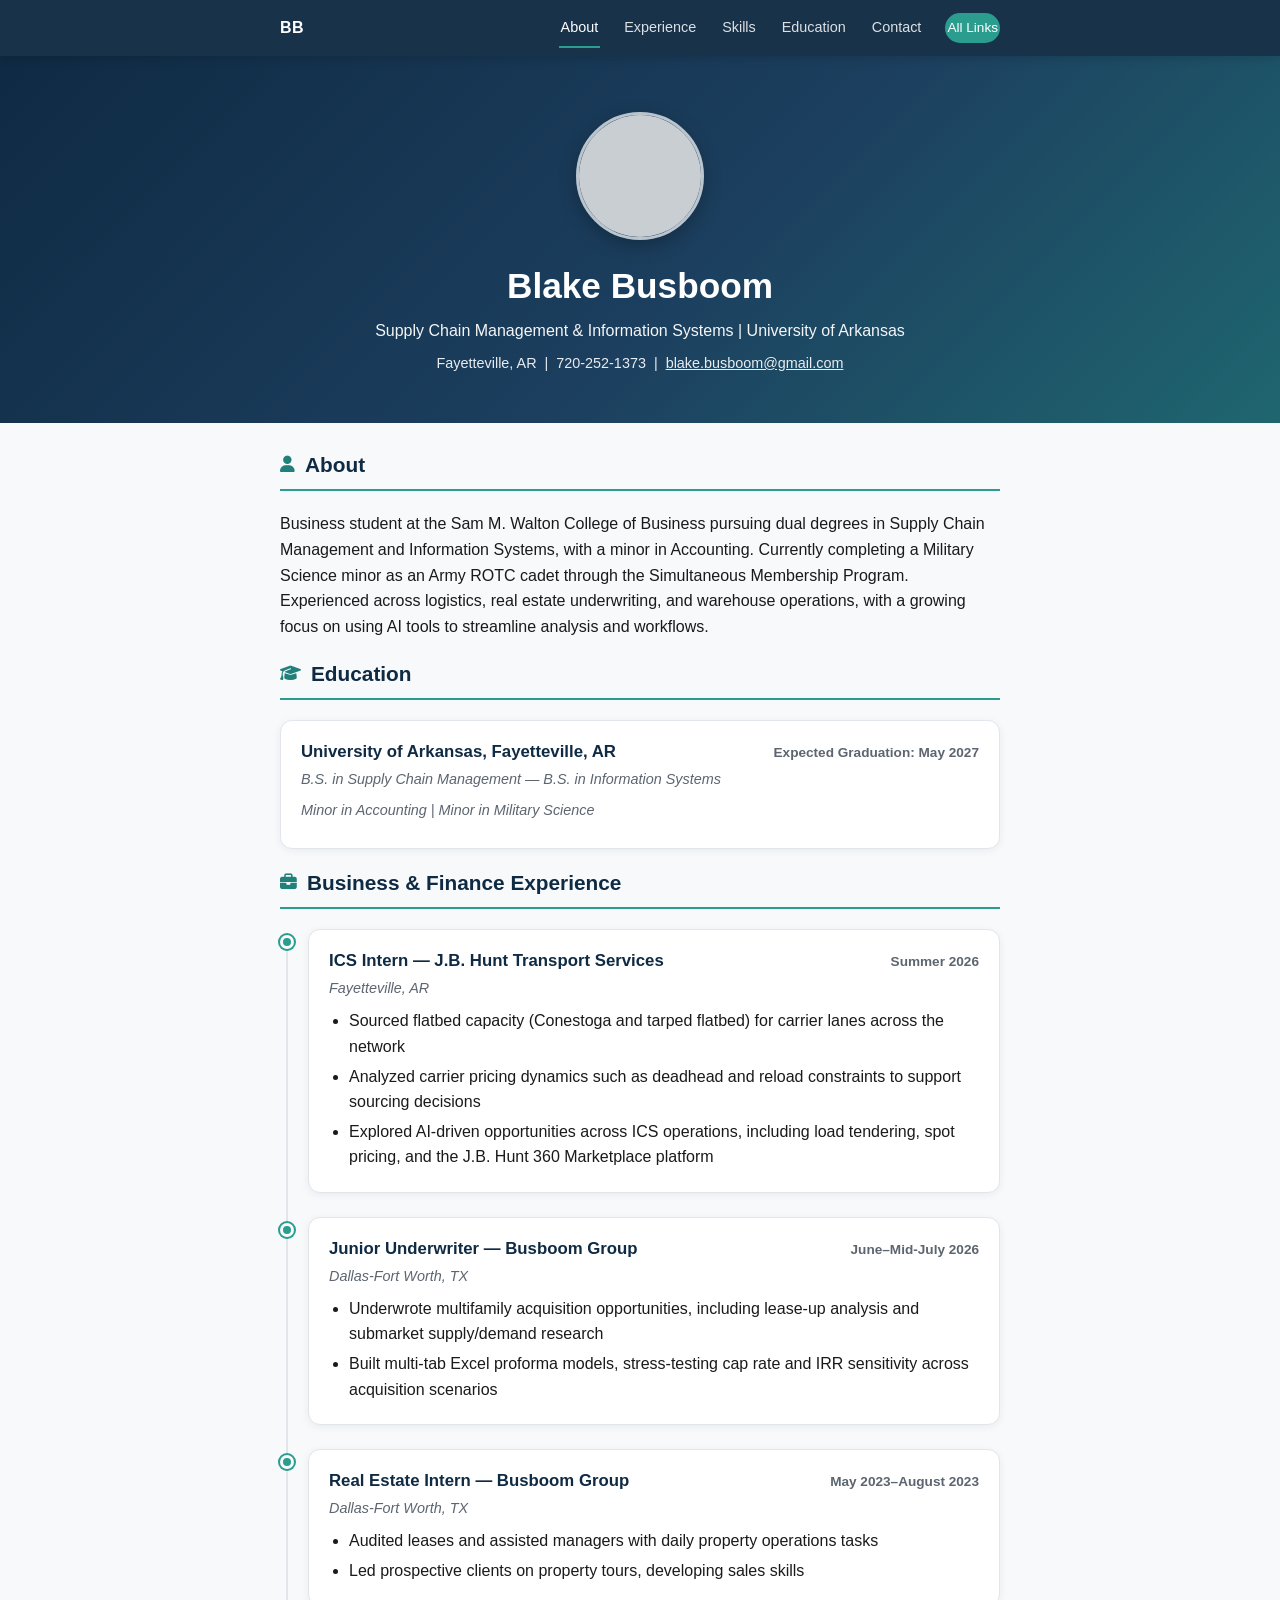
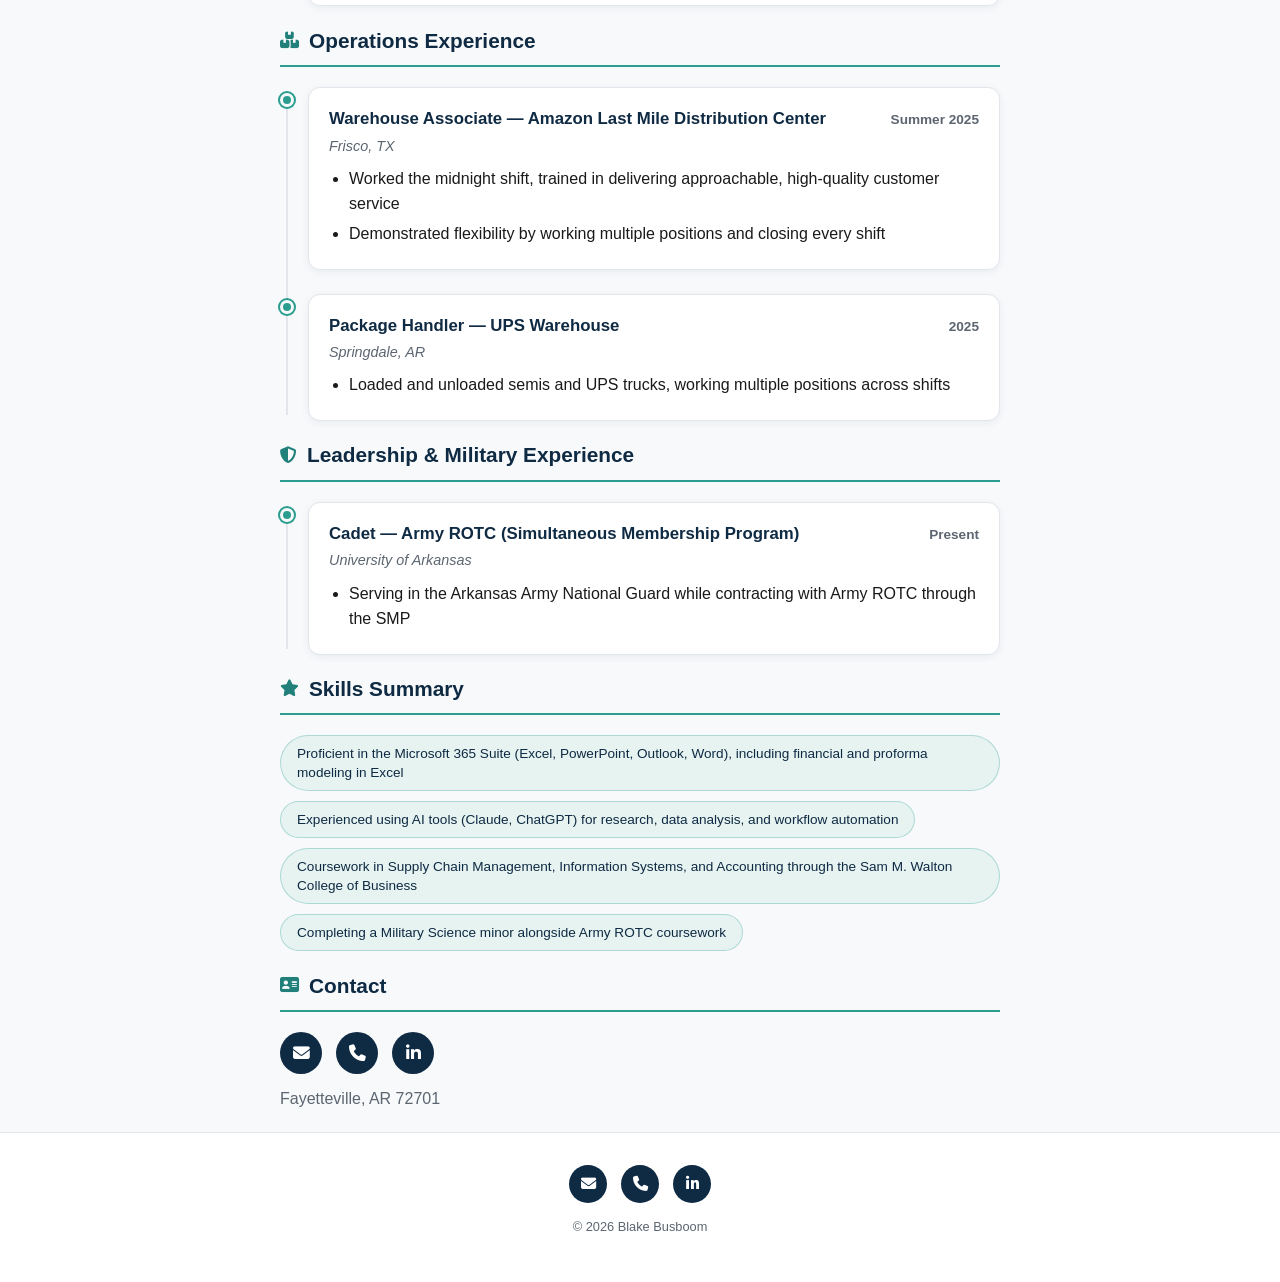
<file: index.html>
<!DOCTYPE html>
<html lang="en">
<head>
  <meta charset="UTF-8">
  <meta name="viewport" content="width=device-width, initial-scale=1.0">
  <title>Blake Busboom | Portfolio</title>
  <link rel="stylesheet" href="styles.css">
  <link rel="stylesheet" href="https://cdnjs.cloudflare.com/ajax/libs/font-awesome/6.5.2/css/all.min.css">
</head>
<body>

  <nav class="navbar" id="navbar">
    <div class="container nav-inner">
      <a class="nav-logo" href="#top">BB</a>
      <div class="nav-links">
        <a href="#about" data-nav-link>About</a>
        <a href="#experience" data-nav-link>Experience</a>
        <a href="#skills" data-nav-link>Skills</a>
        <a href="#education" data-nav-link>Education</a>
        <a href="#contact" data-nav-link>Contact</a>
        <a href="links.html" class="nav-cta">All Links</a>
      </div>
    </div>
  </nav>

  <header class="hero" id="top">
    <div class="container hero-inner">
      <img
        class="headshot"
        src="data:image/svg+xml,%3Csvg xmlns='http://www.w3.org/2000/svg' width='200' height='200'%3E%3Crect width='200' height='200' fill='%23c9ced3'/%3E%3C/svg%3E"
        alt="headshot">
      <h1>Blake Busboom</h1>
      <p class="tagline">Supply Chain Management &amp; Information Systems | University of Arkansas</p>
      <p class="contact">Fayetteville, AR &nbsp;|&nbsp; 720-252-1373 &nbsp;|&nbsp; <a href="mailto:blake.busboom@gmail.com">blake.busboom@gmail.com</a></p>
    </div>
  </header>

  <main>

    <section id="about" class="container reveal">
      <h2><i class="fa-solid fa-user"></i> About</h2>
      <p>
        Business student at the Sam M. Walton College of Business pursuing dual degrees in
        Supply Chain Management and Information Systems, with a minor in Accounting. Currently
        completing a Military Science minor as an Army ROTC cadet through the Simultaneous
        Membership Program. Experienced across logistics, real estate underwriting, and warehouse
        operations, with a growing focus on using AI tools to streamline analysis and workflows.
      </p>
    </section>

    <section id="education" class="container reveal">
      <h2><i class="fa-solid fa-graduation-cap"></i> Education</h2>
      <div class="entry-card">
        <div class="entry-header">
          <h3>University of Arkansas, Fayetteville, AR</h3>
          <span class="date">Expected Graduation: May 2027</span>
        </div>
        <p class="entry-subtitle">
          B.S. in Supply Chain Management &mdash; B.S. in Information Systems
        </p>
        <p class="entry-subtitle">Minor in Accounting | Minor in Military Science</p>
      </div>
    </section>

    <section id="experience" class="container reveal">
      <h2><i class="fa-solid fa-briefcase"></i> Business &amp; Finance Experience</h2>

      <div class="timeline">
        <div class="timeline-item">
          <span class="timeline-marker"></span>
          <div class="timeline-card">
            <div class="entry-header">
              <h3>ICS Intern &mdash; J.B. Hunt Transport Services</h3>
              <span class="date">Summer 2026</span>
            </div>
            <p class="entry-subtitle">Fayetteville, AR</p>
            <ul>
              <li>Sourced flatbed capacity (Conestoga and tarped flatbed) for carrier lanes across the network</li>
              <li>Analyzed carrier pricing dynamics such as deadhead and reload constraints to support sourcing decisions</li>
              <li>Explored AI-driven opportunities across ICS operations, including load tendering, spot pricing, and the J.B. Hunt 360 Marketplace platform</li>
            </ul>
          </div>
        </div>

        <div class="timeline-item">
          <span class="timeline-marker"></span>
          <div class="timeline-card">
            <div class="entry-header">
              <h3>Junior Underwriter &mdash; Busboom Group</h3>
              <span class="date">June&ndash;Mid-July 2026</span>
            </div>
            <p class="entry-subtitle">Dallas-Fort Worth, TX</p>
            <ul>
              <li>Underwrote multifamily acquisition opportunities, including lease-up analysis and submarket supply/demand research</li>
              <li>Built multi-tab Excel proforma models, stress-testing cap rate and IRR sensitivity across acquisition scenarios</li>
            </ul>
          </div>
        </div>

        <div class="timeline-item">
          <span class="timeline-marker"></span>
          <div class="timeline-card">
            <div class="entry-header">
              <h3>Real Estate Intern &mdash; Busboom Group</h3>
              <span class="date">May 2023&ndash;August 2023</span>
            </div>
            <p class="entry-subtitle">Dallas-Fort Worth, TX</p>
            <ul>
              <li>Audited leases and assisted managers with daily property operations tasks</li>
              <li>Led prospective clients on property tours, developing sales skills</li>
            </ul>
          </div>
        </div>
      </div>
    </section>

    <section id="operations" class="container reveal">
      <h2><i class="fa-solid fa-boxes-stacked"></i> Operations Experience</h2>

      <div class="timeline">
        <div class="timeline-item">
          <span class="timeline-marker"></span>
          <div class="timeline-card">
            <div class="entry-header">
              <h3>Warehouse Associate &mdash; Amazon Last Mile Distribution Center</h3>
              <span class="date">Summer 2025</span>
            </div>
            <p class="entry-subtitle">Frisco, TX</p>
            <ul>
              <li>Worked the midnight shift, trained in delivering approachable, high-quality customer service</li>
              <li>Demonstrated flexibility by working multiple positions and closing every shift</li>
            </ul>
          </div>
        </div>

        <div class="timeline-item">
          <span class="timeline-marker"></span>
          <div class="timeline-card">
            <div class="entry-header">
              <h3>Package Handler &mdash; UPS Warehouse</h3>
              <span class="date">2025</span>
            </div>
            <p class="entry-subtitle">Springdale, AR</p>
            <ul>
              <li>Loaded and unloaded semis and UPS trucks, working multiple positions across shifts</li>
            </ul>
          </div>
        </div>
      </div>
    </section>

    <section id="leadership" class="container reveal">
      <h2><i class="fa-solid fa-shield-halved"></i> Leadership &amp; Military Experience</h2>

      <div class="timeline">
        <div class="timeline-item">
          <span class="timeline-marker"></span>
          <div class="timeline-card">
            <div class="entry-header">
              <h3>Cadet &mdash; Army ROTC (Simultaneous Membership Program)</h3>
              <span class="date">Present</span>
            </div>
            <p class="entry-subtitle">University of Arkansas</p>
            <ul>
              <li>Serving in the Arkansas Army National Guard while contracting with Army ROTC through the SMP</li>
            </ul>
          </div>
        </div>
      </div>
    </section>

    <section id="skills" class="container reveal">
      <h2><i class="fa-solid fa-star"></i> Skills Summary</h2>
      <div class="pill-list">
        <span class="pill">Proficient in the Microsoft 365 Suite (Excel, PowerPoint, Outlook, Word), including financial and proforma modeling in Excel</span>
        <span class="pill">Experienced using AI tools (Claude, ChatGPT) for research, data analysis, and workflow automation</span>
        <span class="pill">Coursework in Supply Chain Management, Information Systems, and Accounting through the Sam M. Walton College of Business</span>
        <span class="pill">Completing a Military Science minor alongside Army ROTC coursework</span>
      </div>
    </section>

    <section id="contact" class="container reveal">
      <h2><i class="fa-solid fa-address-card"></i> Contact</h2>
      <div class="contact-icons">
        <a class="icon-button" href="mailto:blake.busboom@gmail.com" aria-label="Email Blake Busboom">
          <i class="fa-solid fa-envelope"></i>
        </a>
        <a class="icon-button" href="tel:7202521373" aria-label="Call or text Blake Busboom">
          <i class="fa-solid fa-phone"></i>
        </a>
        <a class="icon-button" href="https://www.linkedin.com/in/blake-busboom-622245284/" target="_blank" rel="noopener" aria-label="Blake Busboom on LinkedIn">
          <i class="fa-brands fa-linkedin-in"></i>
        </a>
      </div>
      <p class="contact-address">Fayetteville, AR 72701</p>
    </section>

  </main>

  <footer>
    <div class="contact-icons">
      <a class="icon-button" href="mailto:blake.busboom@gmail.com" aria-label="Email Blake Busboom">
        <i class="fa-solid fa-envelope"></i>
      </a>
      <a class="icon-button" href="tel:7202521373" aria-label="Call or text Blake Busboom">
        <i class="fa-solid fa-phone"></i>
      </a>
      <a class="icon-button" href="https://www.linkedin.com/in/blake-busboom-622245284/" target="_blank" rel="noopener" aria-label="Blake Busboom on LinkedIn">
        <i class="fa-brands fa-linkedin-in"></i>
      </a>
    </div>
    <p>&copy; 2026 Blake Busboom</p>
  </footer>

  <script src="script.js"></script>
</body>
</html>
</file>
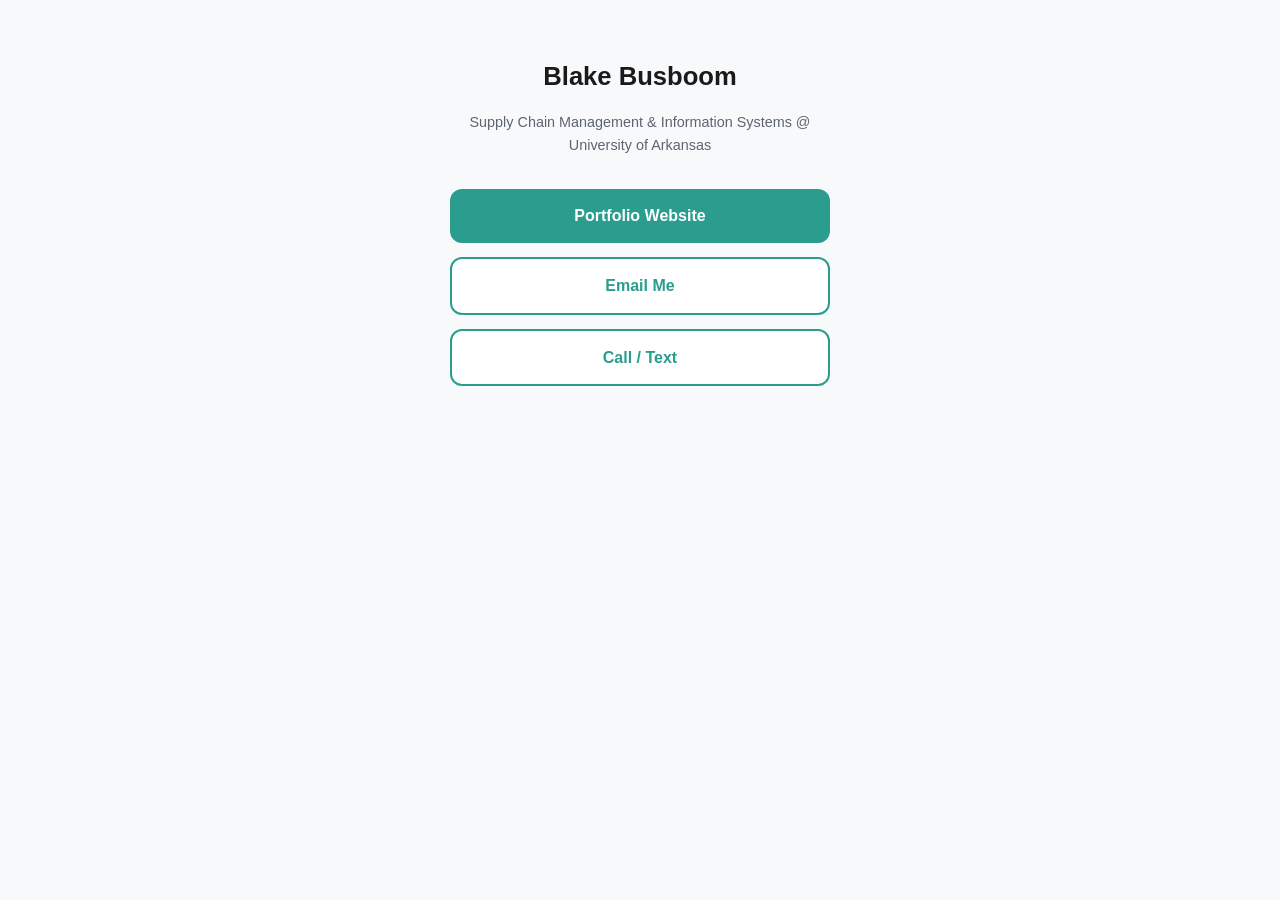
<file: links.html>
<!DOCTYPE html>
<html lang="en">
<head>
  <meta charset="UTF-8">
  <meta name="viewport" content="width=device-width, initial-scale=1.0">
  <title>Blake Busboom | Links</title>
  <link rel="stylesheet" href="styles.css">
</head>
<body>
  <div class="links-page">
    <h1>Blake Busboom</h1>
    <p class="tagline">Supply Chain Management &amp; Information Systems @ University of Arkansas</p>

    <div class="link-list">
      <a class="link-button" href="index.html">Portfolio Website</a>
      <a class="link-button secondary" href="mailto:blake.busboom@gmail.com">Email Me</a>
      <a class="link-button secondary" href="tel:7202521373">Call / Text</a>
      <!-- Add LinkedIn, resume PDF, and other profiles here as they're ready -->
    </div>
  </div>
</body>
</html>
</file>
<file: styles.css>
:root {
  --navy: #0f2a43;
  --navy-light: #1c3f5f;
  --teal: #2a9d8f;
  --teal-dark: #21807a;
  --bg: #f7f9fb;
  --card-bg: #ffffff;
  --text: #1a1a1a;
  --muted: #5c6570;
  --border: #e2e6ea;
  --accent: var(--teal);
  --max-width: 760px;
}

* {
  box-sizing: border-box;
}

html {
  scroll-behavior: smooth;
}

body {
  margin: 0;
  font-family: -apple-system, BlinkMacSystemFont, "Segoe UI", Roboto, Helvetica, Arial, sans-serif;
  color: var(--text);
  background: var(--bg);
  line-height: 1.6;
}

.container {
  max-width: var(--max-width);
  margin: 0 auto;
  padding: 0 20px;
}

a {
  color: var(--teal-dark);
}

/* Navbar */
.navbar {
  position: sticky;
  top: 0;
  z-index: 100;
  background: rgba(15, 42, 67, 0.96);
  backdrop-filter: blur(6px);
  box-shadow: 0 2px 10px rgba(0, 0, 0, 0.15);
}

.nav-inner {
  display: flex;
  align-items: center;
  justify-content: space-between;
  height: 56px;
}

.nav-logo {
  color: #fff;
  font-weight: 700;
  text-decoration: none;
  letter-spacing: 0.5px;
}

.nav-links {
  display: flex;
  align-items: center;
  gap: 22px;
}

.nav-links a {
  color: rgba(255, 255, 255, 0.85);
  text-decoration: none;
  font-size: 0.9rem;
  font-weight: 500;
  padding: 4px 2px;
  position: relative;
  transition: color 0.15s ease;
}

.nav-links a[data-nav-link]::after {
  content: "";
  position: absolute;
  left: 0;
  right: 100%;
  bottom: -4px;
  height: 2px;
  background: var(--teal);
  transition: right 0.2s ease;
}

.nav-links a[data-nav-link]:hover {
  color: #fff;
}

.nav-links a[data-nav-link]:hover::after,
.nav-links a[data-nav-link].active::after {
  right: 0;
}

.nav-links a[data-nav-link].active {
  color: #fff;
}

.nav-cta {
  background: var(--teal);
  color: #fff !important;
  padding: 6px 14px;
  border-radius: 999px;
  font-size: 0.85rem !important;
}

.nav-cta:hover {
  background: var(--teal-dark);
}

/* Hero */
.hero {
  background: linear-gradient(135deg, var(--navy) 0%, var(--navy-light) 55%, var(--teal-dark) 130%);
  color: #fff;
  padding: 56px 0 48px;
  text-align: center;
}

.hero-inner {
  display: flex;
  flex-direction: column;
  align-items: center;
}

.headshot {
  width: 128px;
  height: 128px;
  border-radius: 50%;
  object-fit: cover;
  border: 3px solid rgba(255, 255, 255, 0.7);
  box-shadow: 0 6px 18px rgba(0, 0, 0, 0.25);
  margin-bottom: 18px;
}

.hero h1 {
  margin: 0 0 4px;
  font-size: 2.2rem;
}

.hero .tagline {
  margin: 0 0 8px;
  font-weight: 500;
  opacity: 0.95;
}

.hero .contact {
  margin: 0;
  font-size: 0.9rem;
  opacity: 0.9;
}

.hero .contact a {
  color: #fff;
  text-decoration: underline;
}

/* Main sections */
main {
  padding: 8px 0 20px;
}

section {
  padding: 40px 20px;
}

section h2 {
  display: flex;
  align-items: center;
  gap: 10px;
  font-size: 1.3rem;
  color: var(--navy);
  border-bottom: 2px solid var(--teal);
  padding-bottom: 8px;
  margin-bottom: 20px;
}

section h2 i {
  color: var(--teal-dark);
  font-size: 1.05rem;
}

/* Reveal-on-scroll */
.reveal {
  opacity: 0;
  transform: translateY(24px);
  transition: opacity 0.6s ease, transform 0.6s ease;
}

.reveal.is-visible {
  opacity: 1;
  transform: translateY(0);
}

/* Entry cards (Education) */
.entry-card {
  background: var(--card-bg);
  border: 1px solid var(--border);
  border-radius: 12px;
  padding: 18px 20px;
  box-shadow: 0 2px 8px rgba(15, 42, 67, 0.06);
}

.entry-header {
  display: flex;
  flex-wrap: wrap;
  justify-content: space-between;
  align-items: baseline;
  gap: 8px;
}

.entry-header h3 {
  margin: 0;
  font-size: 1.05rem;
  color: var(--navy);
}

.entry-header .date {
  color: var(--muted);
  font-size: 0.85rem;
  white-space: nowrap;
  font-weight: 600;
}

.entry-subtitle {
  margin: 2px 0 8px;
  color: var(--muted);
  font-style: italic;
  font-size: 0.9rem;
}

ul {
  margin: 0;
  padding-left: 20px;
}

li {
  margin-bottom: 4px;
}

/* Timeline */
.timeline {
  position: relative;
  padding-left: 28px;
}

.timeline::before {
  content: "";
  position: absolute;
  left: 6px;
  top: 6px;
  bottom: 6px;
  width: 2px;
  background: var(--border);
}

.timeline-item {
  position: relative;
  margin-bottom: 24px;
}

.timeline-item:last-child {
  margin-bottom: 0;
}

.timeline-marker {
  position: absolute;
  left: -28px;
  top: 6px;
  width: 14px;
  height: 14px;
  border-radius: 50%;
  background: var(--teal);
  border: 3px solid var(--bg);
  box-shadow: 0 0 0 2px var(--teal);
}

.timeline-card {
  background: var(--card-bg);
  border: 1px solid var(--border);
  border-radius: 12px;
  padding: 18px 20px;
  box-shadow: 0 2px 8px rgba(15, 42, 67, 0.06);
  transition: transform 0.15s ease, box-shadow 0.15s ease;
}

.timeline-card:hover {
  transform: translateY(-2px);
  box-shadow: 0 6px 16px rgba(15, 42, 67, 0.1);
}

/* Skills pills */
.pill-list {
  display: flex;
  flex-wrap: wrap;
  gap: 10px;
}

.pill {
  background: #e6f3f1;
  color: var(--navy);
  border: 1px solid rgba(42, 157, 143, 0.3);
  border-radius: 999px;
  padding: 8px 16px;
  font-size: 0.85rem;
  line-height: 1.4;
  max-width: 100%;
}

/* Contact icons */
.contact-icons {
  display: flex;
  gap: 14px;
  margin-bottom: 12px;
}

.icon-button {
  display: flex;
  align-items: center;
  justify-content: center;
  width: 42px;
  height: 42px;
  border-radius: 50%;
  background: var(--navy);
  color: #fff;
  text-decoration: none;
  font-size: 1.05rem;
  transition: background 0.15s ease, transform 0.15s ease;
}

.icon-button:hover {
  background: var(--teal);
  transform: translateY(-2px);
}

.contact-address {
  color: var(--muted);
  margin: 0;
}

footer {
  text-align: center;
  padding: 32px 20px;
  color: var(--muted);
  font-size: 0.8rem;
  border-top: 1px solid var(--border);
  background: var(--card-bg);
}

footer .contact-icons {
  justify-content: center;
  margin-bottom: 14px;
}

footer .icon-button {
  width: 38px;
  height: 38px;
  font-size: 0.95rem;
}

/* Responsive */
@media (max-width: 640px) {
  .nav-inner {
    justify-content: flex-start;
    gap: 14px;
  }

  .nav-links {
    gap: 16px;
    overflow-x: auto;
    scrollbar-width: none;
    -ms-overflow-style: none;
    flex-wrap: nowrap;
  }

  .nav-links::-webkit-scrollbar {
    display: none;
  }

  .nav-links a {
    font-size: 0.8rem;
    white-space: nowrap;
    flex-shrink: 0;
  }

  .hero h1 {
    font-size: 1.7rem;
  }

  section {
    padding: 28px 16px;
  }

  .timeline {
    padding-left: 22px;
  }

  .timeline-marker {
    left: -22px;
  }
}

/* Linktree-style page */
.links-page {
  max-width: 420px;
  margin: 0 auto;
  padding: 56px 20px;
  text-align: center;
}

.links-page h1 {
  margin: 0 0 4px;
  font-size: 1.6rem;
}

.links-page .tagline {
  color: var(--muted);
  margin-bottom: 32px;
  font-size: 0.9rem;
}

.link-list {
  display: flex;
  flex-direction: column;
  gap: 14px;
}

.link-button {
  display: block;
  background: var(--accent);
  color: #fff;
  text-decoration: none;
  padding: 14px 20px;
  border-radius: 12px;
  font-weight: 600;
  transition: transform 0.1s ease, opacity 0.1s ease;
}

.link-button:hover {
  transform: translateY(-2px);
  opacity: 0.92;
}

.link-button.secondary {
  background: #fff;
  color: var(--accent);
  border: 2px solid var(--accent);
}
</file>
